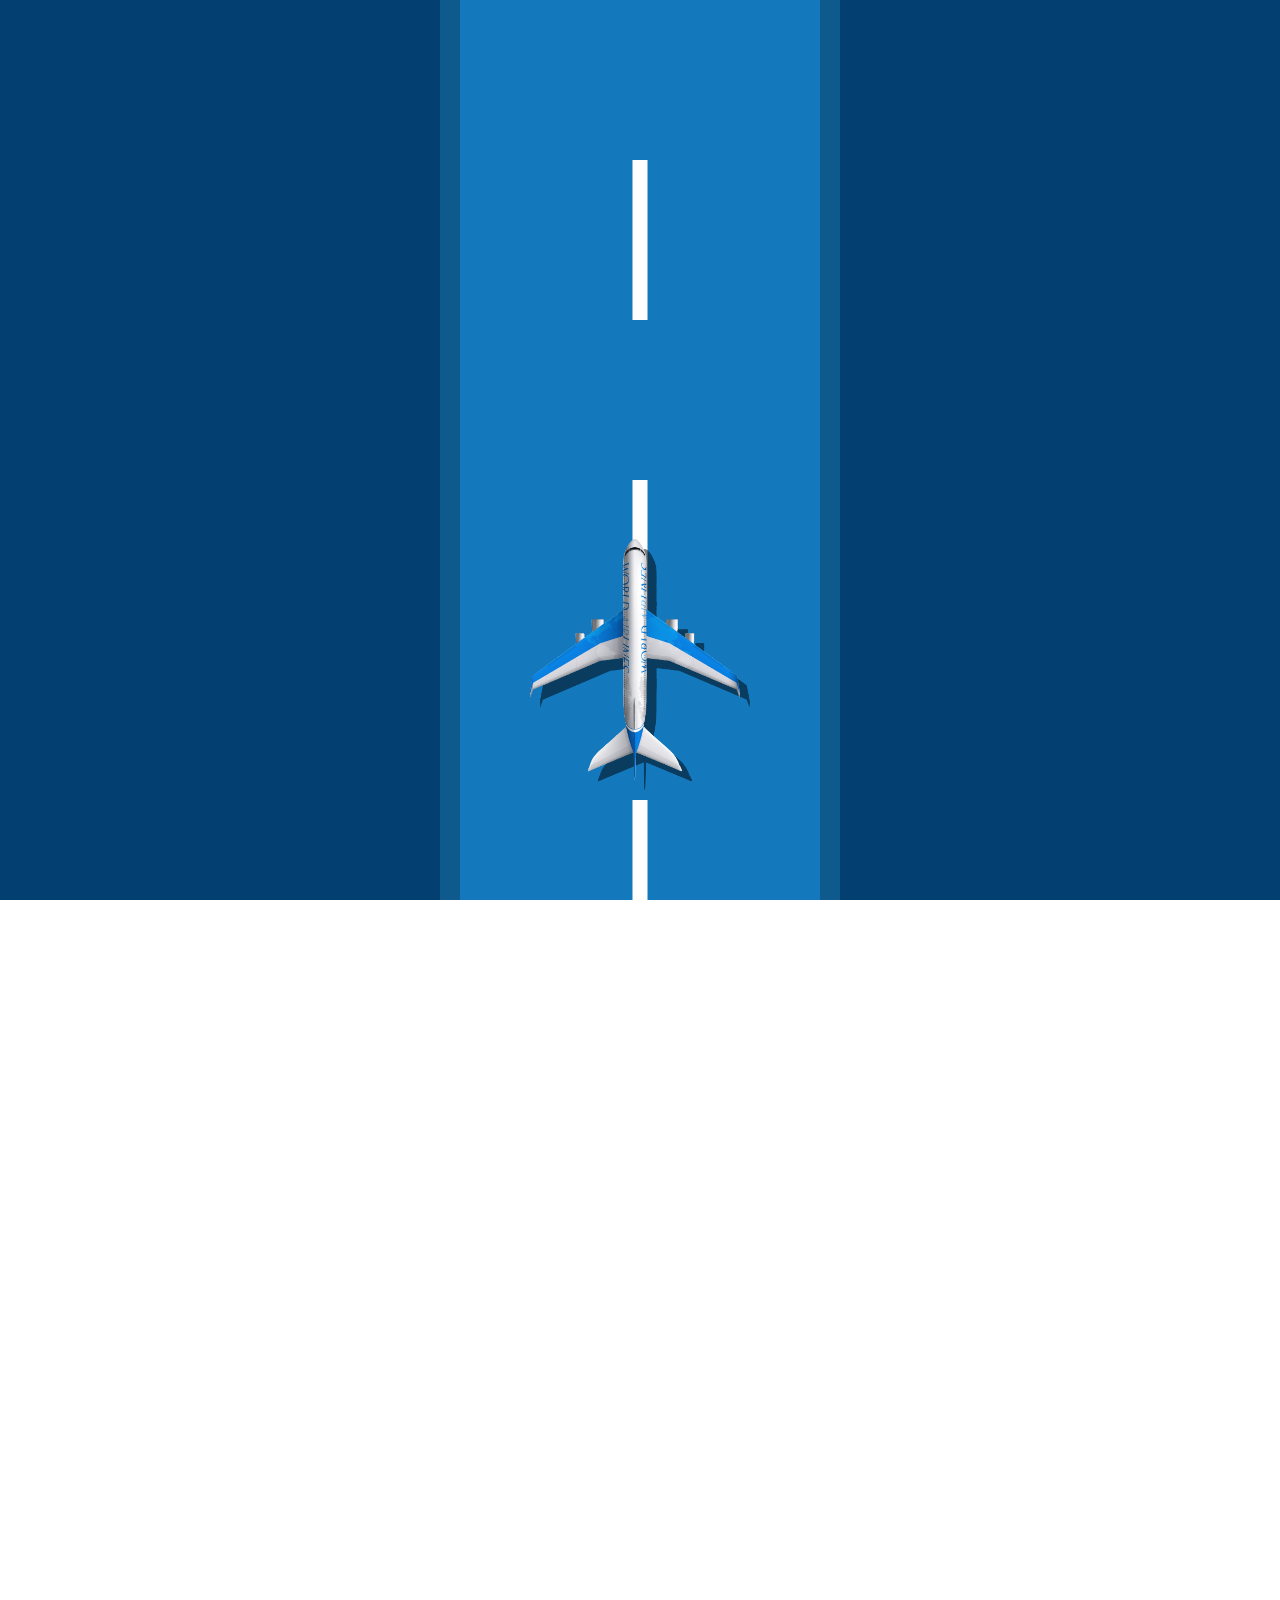
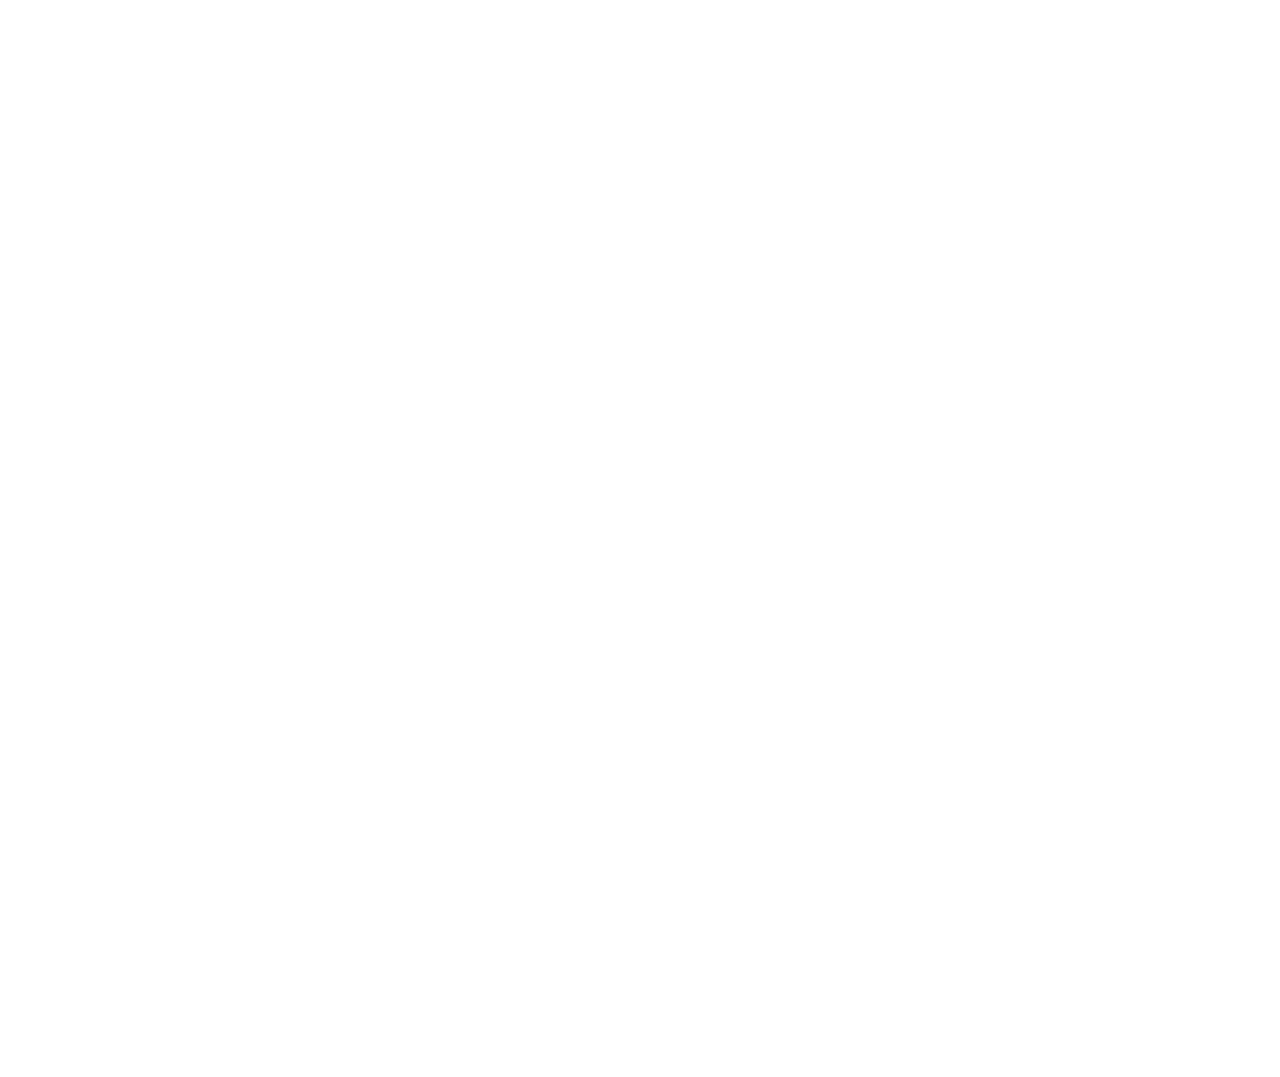
<file: index.html>
<!DOCTYPE html>
<html lang="en">
<head>
    <meta charset="UTF-8">
    <title>CSS Animation Effects</title>
    <link rel="stylesheet" href="style.css">
</head>
<body>
    <section>
        <div class="clouds">
          <img src="cloud1.png" style="--i:1;">
          <img src="cloud1.png" style="--i:2;">
          <img src="cloud1.png" style="--i:3;">
           
        </div>
        <div class="clouds clouds2">
            <img src="cloud1.png" style="--i:1;">
            <img src="cloud1.png" style="--i:2;">
            <img src="cloud1.png" style="--i:3;">
             
          </div>
        

        <div class="runway"></div>
        <img src="31738-removebg-preview.png" class="plane">
        
    </section>
</body>
</html>
</file>
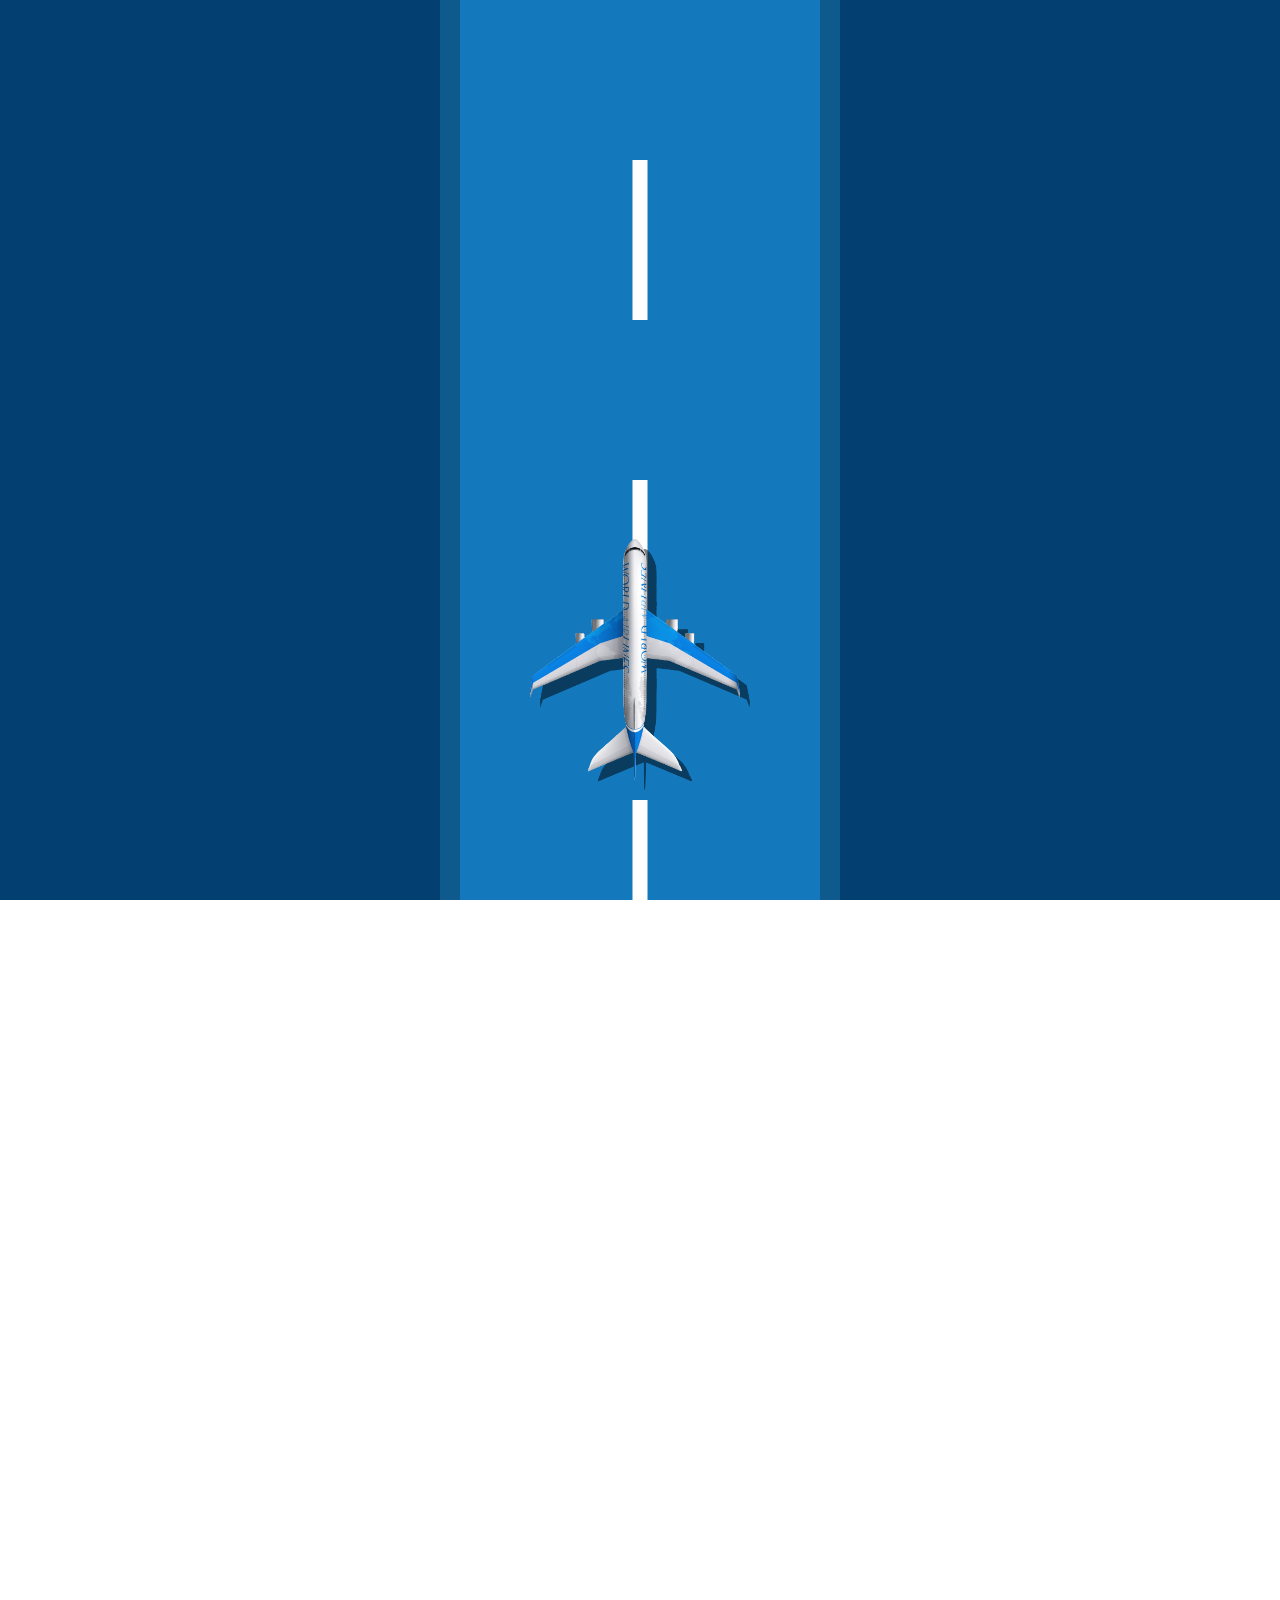
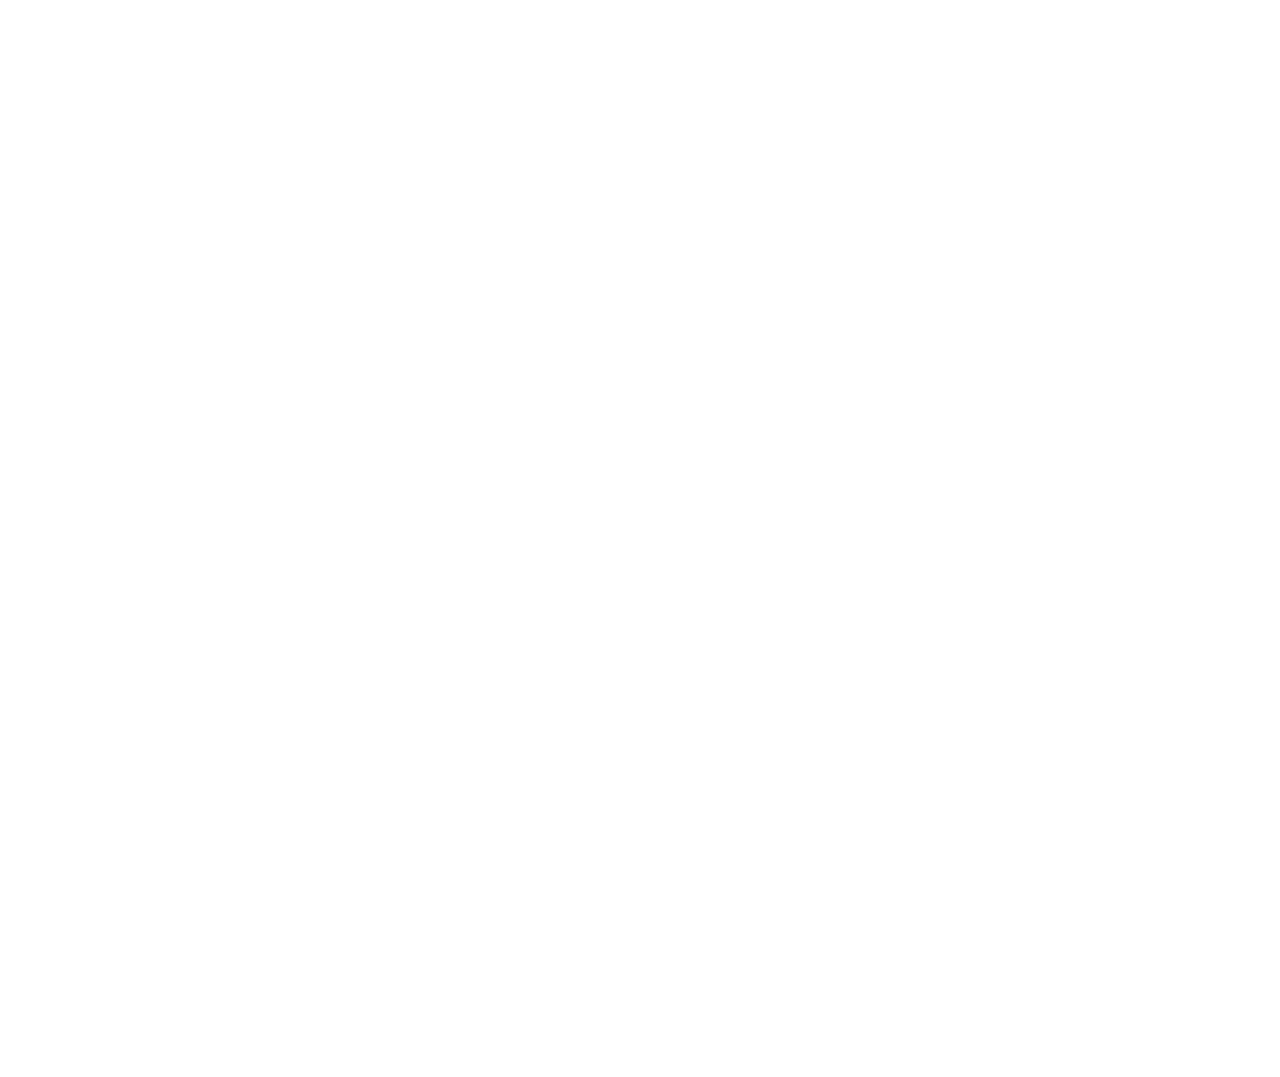
<file: p-20/index.html>
<!DOCTYPE html>
<html lang="en">
<head>
    <meta charset="UTF-8">
    <title>CSS Animation Effects</title>
    <link rel="stylesheet" href="style.css">
</head>
<body>
    <section>
        <div class="clouds">
          <img src="cloud1.png" style="--i:1;">
          <img src="cloud1.png" style="--i:2;">
          <img src="cloud1.png" style="--i:3;">
           
        </div>
        <div class="clouds clouds2">
            <img src="cloud1.png" style="--i:1;">
            <img src="cloud1.png" style="--i:2;">
            <img src="cloud1.png" style="--i:3;">
             
          </div>
        

        <div class="runway"></div>
        <img src="31738-removebg-preview.png" class="plane">
        
    </section>
</body>
</html>
</file>
<file: style.css>
*{
    margin:0;
    padding:0;
    box-sizing: border-box;
}
body{
    overflow: hidden;
}
section{
    display: flex;
    justify-content: center;
    align-items: center;
    height: 100vh;
    background: #034071;
    
}
section .runway{
    position: relative;
    width: 400px;
    height: 100vh;
    background: #1378bc;
    border-left: 20px solid rgba(0, 0, 0, 0.25);
    border-right: 20px solid rgba(0, 0, 0, 0.25);
    transition: transform 1s;
    transition-delay: 1s;
    transform-origin: top;
}
section:active .runway{
    transform:scaleX(0.7) scaleY(0);
    transition-delay: 0s;
    transform-origin: bottom;
}
section .runway::before{
    content:'';
    position: absolute;
    top:0;
    left:50%;
    transform: translateX(-50%);
    width:15px;
    height: 100%;
    background: repeating-linear-gradient(transparent 0%,transparent 50%,#fff 50%,#fff 100%);
    background-size: 20px 320px;
    animation: animateRunway 0.5s linear infinite;
}
section:active .runway::before{
    animation: animateRunway 0.25s linear infinite;
}
@keyframes animateRunway{
    0%{
        background-position-y: 0px;
    }
    100%{
        background-position-y: 640px;
    }

}
.plane{
    position: absolute;
    bottom:100px;
    max-width: 250px;
    pointer-events: none;
    filter: drop-shadow(10px 10px 0 rgba(0,0,0,0.5));
    transition: 5s;
}
section:active .plane{
    max-width: 500px;
    filter: drop-shadow(200px 200px 0 rgba(0,0,0,0));
}
.clouds{
    position: absolute;
    left:0;
    width: 100%;
    height: 100%;
    z-index: 10000;
    pointer-events: none;
    opacity: 0;
    transition: opacity 2s;
    transition-delay: 0s;
}
section:active .clouds{
    opacity: 1;
    transition-delay: 1s;
}
.clouds img{
    position: absolute;
    left: 0;
    width: 800px;
    animation: animateClouds 4s linear infinite;
    animation-delay: calc(-1.5s * var(--i));
}
.clouds2{
    right: 0;
    transform: rotate(180deg);
}
.clouds2 img{
    animation: animateClouds2 4s linear infinite;
    animation-delay: calc(-1.5s * var(--i)); 
}
@keyframes animateClouds{
    0%{
        transform: translateY(-100%);
    }
    100%{
        transform: translateY(100%);
    }
}
@keyframes animateClouds2{
    0%{
        transform: translateY(100%);
    }
    100%{
        transform: translateY(-100%);
    }
}
</file>
<file: p-20/style.css>
*{
    margin:0;
    padding:0;
    box-sizing: border-box;
}
body{
    overflow: hidden;
}
section{
    display: flex;
    justify-content: center;
    align-items: center;
    height: 100vh;
    background: #034071;
    
}
section .runway{
    position: relative;
    width: 400px;
    height: 100vh;
    background: #1378bc;
    border-left: 20px solid rgba(0, 0, 0, 0.25);
    border-right: 20px solid rgba(0, 0, 0, 0.25);
    transition: transform 1s;
    transition-delay: 1s;
    transform-origin: top;
}
section:active .runway{
    transform:scaleX(0.7) scaleY(0);
    transition-delay: 0s;
    transform-origin: bottom;
}
section .runway::before{
    content:'';
    position: absolute;
    top:0;
    left:50%;
    transform: translateX(-50%);
    width:15px;
    height: 100%;
    background: repeating-linear-gradient(transparent 0%,transparent 50%,#fff 50%,#fff 100%);
    background-size: 20px 320px;
    animation: animateRunway 0.5s linear infinite;
}
section:active .runway::before{
    animation: animateRunway 0.25s linear infinite;
}
@keyframes animateRunway{
    0%{
        background-position-y: 0px;
    }
    100%{
        background-position-y: 640px;
    }

}
.plane{
    position: absolute;
    bottom:100px;
    max-width: 250px;
    pointer-events: none;
    filter: drop-shadow(10px 10px 0 rgba(0,0,0,0.5));
    transition: 5s;
}
section:active .plane{
    max-width: 500px;
    filter: drop-shadow(200px 200px 0 rgba(0,0,0,0));
}
.clouds{
    position: absolute;
    left:0;
    width: 100%;
    height: 100%;
    z-index: 10000;
    pointer-events: none;
    opacity: 0;
    transition: opacity 2s;
    transition-delay: 0s;
}
section:active .clouds{
    opacity: 1;
    transition-delay: 1s;
}
.clouds img{
    position: absolute;
    left: 0;
    width: 800px;
    animation: animateClouds 4s linear infinite;
    animation-delay: calc(-1.5s * var(--i));
}
.clouds2{
    right: 0;
    transform: rotate(180deg);
}
.clouds2 img{
    animation: animateClouds2 4s linear infinite;
    animation-delay: calc(-1.5s * var(--i)); 
}
@keyframes animateClouds{
    0%{
        transform: translateY(-100%);
    }
    100%{
        transform: translateY(100%);
    }
}
@keyframes animateClouds2{
    0%{
        transform: translateY(100%);
    }
    100%{
        transform: translateY(-100%);
    }
}
</file>
